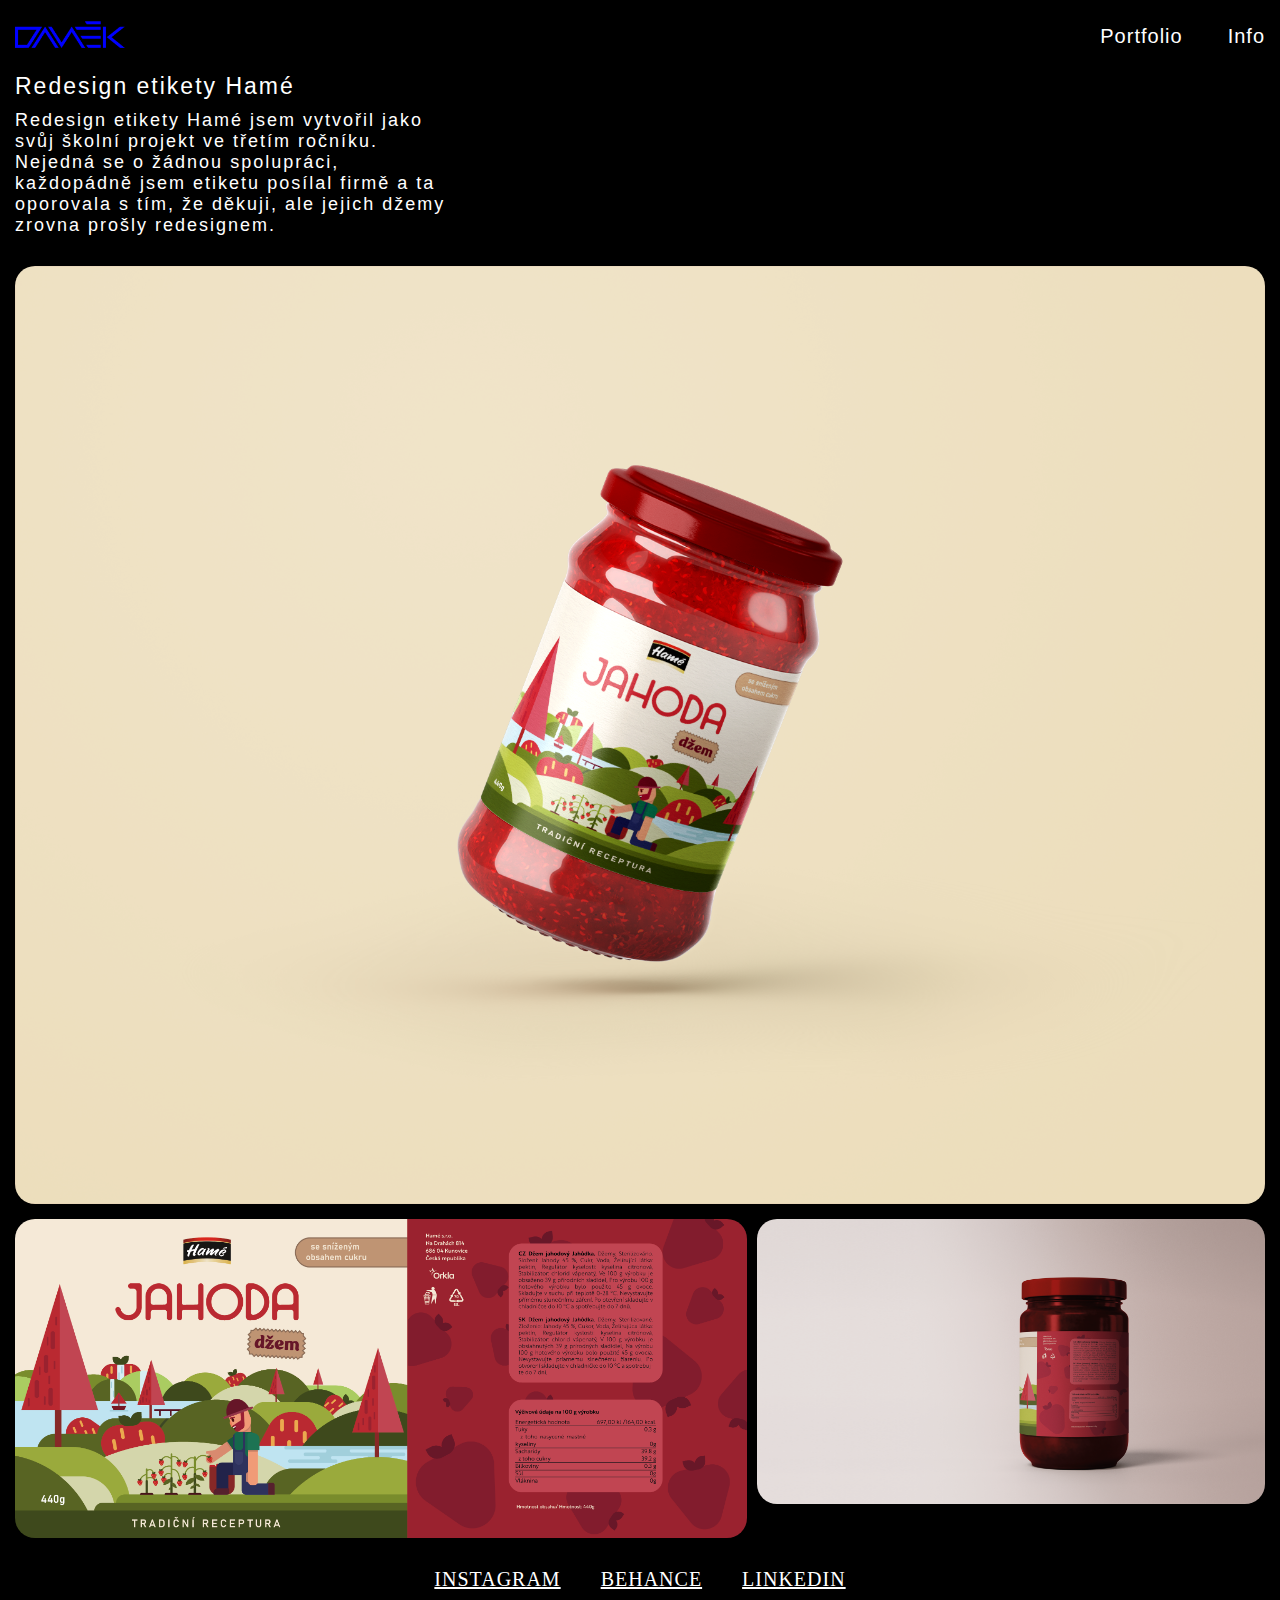
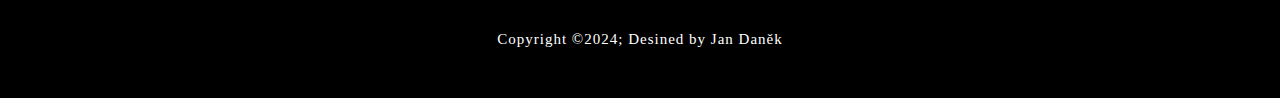
<file: hame.html>
<!DOCTYPE html>
<html lang="cs">
<head>
	<meta charset="utf-8">
	<meta name="viewport" content="width=device-width, initial-scale=1">
	<title>DANĚK</title>
	<link rel="stylesheet" type="text/css" href="pracestyly.css">
</head>
<body>

	<div id="header">
		<div class="container">
			<nav>
				<a href="index.html"><img src="images\logos.png" class="logo"></a> 
				<ul>
					<li class="ou"><a href="portfolio.html">Portfolio</a></li>
					<li class="ou"><a href="profil.html">Info</a></li>
				</ul>

			</nav>
		</div>	
	</div>

	<!-------------Hamé-------->
	<main>
		<div class="container">
			<div class="prace-text">
				<h2>Redesign etikety Hamé</h2>
				<p>Redesign etikety Hamé jsem vytvořil jako svůj školní projekt ve třetím ročníku. Nejedná se o žádnou spolupráci, každopádně jsem etiketu posílal firmě a ta oporovala s tím, že děkuji, ale jejich džemy zrovna prošly redesignem.</p>
			</div>
			<div class="obrazky">
				<img src="images/work 01.png">
			</div>
			<div class="grid-container">
				<div class="obrazky">
					<img src="images/hame01.png">	
				</div>	
				<div class="obrazky">
					<img class="item1" src="images/hame02.png">
				</div>		
			</div>
		</div>
	</main>

	<!-------------footer-------->
	<footer>
		<div class="footerContainer">
			<div class="socialmedia">
				<a target="blank" href="https://www.instagram.com/_danek.design/">INSTAGRAM</a>
				<a target="blank" href="https://www.behance.net/jandank">BEHANCE</a>
				<a target="blank" href="https://www.linkedin.com/in/jan-dan%C4%9Bk-a50831313/">LINKEDIN</a>
			</div>
			<div class="footerbottom">
				<p>Copyright &copy;2024; Desined by <span class="desiner-name">Jan Daněk</span></p>
			</div>
		</div>
	</footer>

</body>
</html>
</file>
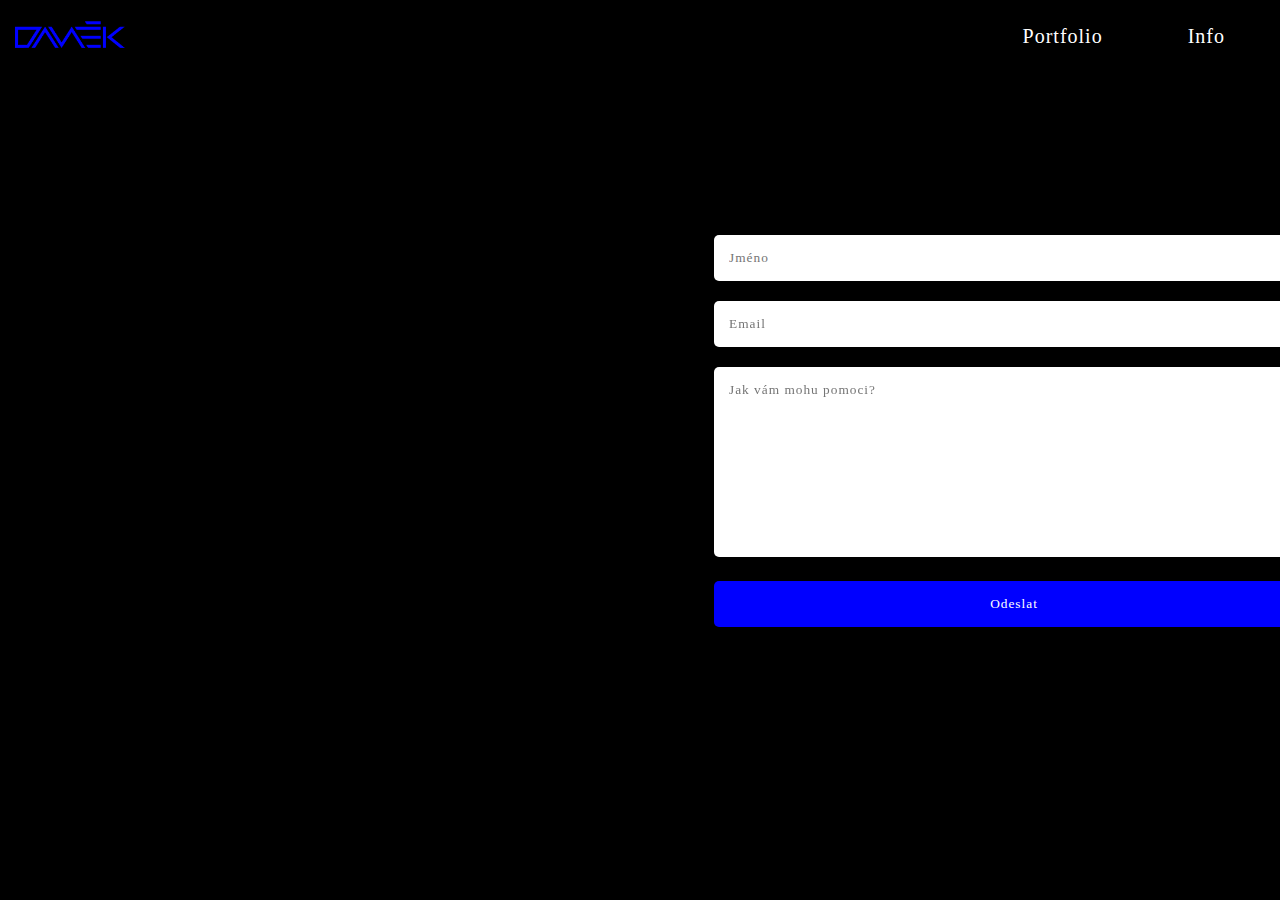
<file: tabulka.html>
<!DOCTYPE html>
<html lang="cs">
<head>
	<meta charset="utf-8">
	<meta name="viewport" content="width=device-width, initial-scale=1">
	<title>DANĚK</title>
	<link rel="stylesheet" type="text/css" href="styly2.css">
</head>
<body>

	<div id="header">
		<div class="container">
			<nav>
				<a href="index.html"><img src="images\logos.png" class="logo"></a>
				<ul>
					<li class="ou"><a href="portfolio.html">Portfolio</a></li>
					<li class="ou"><a href="profil.html">Info</a></li>
				</ul>
			</nav>
		</div>	
	</div>
	<!-------------profil-------->
	<main>
		<div class="container2">
			<form action="">
				<div class="top">
					<input type="text" name="" placeholder="Jméno">
				</div>
				<div class="stred">
					<input type="text" name="" placeholder="Email">
				</div>
				<div class="bottom">
					<textarea name="" cols="20" class="input" rows="10" placeholder="Jak vám mohu pomoci?"></textarea>
				</div>
				<button type="submit" class="button"> Odeslat</button>
			</form>
			
		</div>
	</main>

	<!-------------footer-------->
	
</body>
</html>
</file>
<file: pracestyly.css>
*{
	margin: 0;
	padding: 0;
	box-sizing: border-box;
	font-family: Coolvetica light;
	letter-spacing: 1px;
}

body{
	background:black;
	color:#fff;
}

.header{
	width: 100%;
	height: 100vh;
	background-size: cover;
	background-position: center;
	background-color: black;
}

.container{
	padding: 15px 15px 0px 15px;
}

nav{
	display: flex;
	align-items: center;
	justify-content: space-between;
	flex-wrap: wrap;
}

.logo{
	width: 110px;
	cursor: pointer;
}

nav ul li{
	display: inline-block;
	list-style: none;
	margin: 10px 0px;
	margin-left: 40px;
}

nav ul li a{
	color: #fff;
	text-decoration: none;
	position: relative;
	font-family: "coolvetica", sans-serif;
	font-weight: 300;
	font-style: normal;
	letter-spacing: 1px;
}

nav ul li a::after{
	content: ' ';
	width: 0%;
	height: 2px;
	background: #0000FF;
	position: absolute;
	left: 0;
	bottom: 10px;
	transition: 0.0s;

}

nav ul li a:hover::after{
	width: 100%;
}

.ou{
	font-size: 20px;
}


.header-text{
	padding: 15px 15px;
	font-size: 20px;
	font-family: Coolvetica;
}


}

/*-------------Hamé--------*/

.prace-text{
	padding-left: 40px;
}

.prace-text p{
	width: 35%;
	padding-top: 10px;
	text-align: left;
	font-size: 18px;
	font-family: "coolvetica", sans-serif;
	font-weight: 200;
	font-style: normal;
	letter-spacing: 2px;
}

.prace-text h2{
	width: 35%;
	padding-top: 0px;
	text-align: left;
	font-size: 23px;
	letter-spacing: 2px;
	font-family: "coolvetica", sans-serif;
	font-weight: 300;
	font-style: normal;
}

.obrazky img{
	display: flex;
	margin: 10px 0px 5px;
	border-radius: 20px;
	width: 100%;
	object-fit: cover;
}

.grid-container{
	display: flex;
	
	gap: 10px;
	flex-wrap: nowrap;

}

.item1{
	flex-grow: 2;
}

.colum{
	display: flex;
	align-items: stretch;
}

.colum2{
	display: flex;
	align-items: stretch;
	width: 50%;
}

.colum3{
	display: flex;
	position: relative;
	align-items: stretch;
	width: 40%;
}

.colum4{
	display: flex;
	width: 30%;
}

.colum5{
	display: flex;
	width: 30%;
}

.colum6{
	display: flex;
	position: relative;
	align-items: stretch;
	width: 60%;
}

.colum7{
	display: flex;
	width: 40%;
}

.colum8{
	display: flex;
	width: 47%;
}

.colum9{
	display: flex;
	width: 53%;
}

.colum10{
	display: flex;
	width: 43.8%;
}

.colum11{
	display: flex;
	width: 56.2%;
}

.colum12{
	display: flex;
	width: 40%;
}

.colum13{
	display: flex;
	width: 60%;
}





/*-------------Tutti--------*/



.prace-text{
	padding-bottom: 20px;
}

.jop2 img{
	display: block;
	width: 100%;
	margin: 10px 0px 5px;
	border-radius: 10px;
}

.jop3 img{
	display: block;
	width: 100%;
	margin: 10px 0px 5px;
	border-radius: 10px;
}

/*-------------plakaty--------*/

.po{
	width: 110%;
}

.obrazky{
	flex-grow: 10px;
}


/*-------------no signal--------*/
.jop5 img{
	display: block;
	width: 100%;
	margin: 10px 0px 5px;
	border-radius: 10px;
}

/*-------------no signal--------*/

.jop6 img{
	display: block;
	width: 100%;
	margin: 10px 0px 5px;
	border-radius: 10px;
}

/*-------------casopis--------*/
.jop7 img{
	width: 50%;
	
}

.jop8 img{
	display: block;
	width: 100%;
	margin: 10px 0px 5px;
	border-radius: 10px;
}

/*-------------byci--------*/

.jop9 video{
	width: 50%;
	margin: 30px 0px 5px;
	border-radius: 10px;
	display: block;
	margin-left: auto;
	margin-right: auto;
}

/*-------------footer--------*/

.footerContainer{
	width: 100%;
	padding: 5px 30px 30px;
	position: absolute;
}

.socialmedia{
	display: flex;
	justify-content: center;
}

.socialmedia a{
	padding: 10px;
	margin: 10px;
	color: white;
	font-size: 20px;
}

.footerbottom{
	padding: 20px;
	text-align: center;
	font-size: 15px;
}



/***************************************************************TELEFON*****************************************************************************************************/

@media (max-width: 375px){

	*{
		margin: 0;
		padding: 0;
		box-sizing: border-box;
		font-family: Coolvetica light;
		letter-spacing: 1px;
	}
	
	.ou{
		font-size: 12px;
		padding-bottom: 3px;
	}

	.container{
		padding: 15px 10px 0px 10px;
	}

	.logo{
		top: 5px;
		width: 70px;
	}
	
	nav ul li{
		display: inline-block;
		list-style: none;
		margin: 10px 0px;
		margin-left: 40px;
	}

	nav ul li a::after{
		content: ' ';
		width: 0%;
		height: 2px;
		background: #0000FF;
		position: absolute;
		left: 0;
		bottom: 5px;
		transition: 0.0s;

	}

	nav ul li a:hover::after{
		width: 100%;
	}

	.header-text{
		padding: 15px 10px;
		font-size: 13px;
		font-family: "coolvetica", sans-serif;
		font-weight: 100;
		font-style: normal;
	}

	.prace-text{
		padding-left: 0px;
	}

	.prace-text p{
		width: 100%;
		padding-top: 10px;
		text-align: left;
		font-size: 10px;
		font-family: "coolvetica", sans-serif;
		font-weight: 300;
		font-style: normal;
		letter-spacing: 1px;
	}

	.prace-text h2{
		width: 100%;
		padding-top: 0px;
		text-align: left;
		font-size: 15px;
		letter-spacing: 2px;
	}

	.obrazky img{
		display: block;
		margin: 0px 0px 10px;
		border-radius: 10px;
		width: 100%;
		object-fit: cover;
	}

	.grid-container{
		display: block;
		gap: 10px;
		flex-wrap: nowrap;

	}

	.colum{
		display: flex;
		align-items: stretch;
	}

	.colum2{
		display: flex;
		align-items: stretch;
		width: 100%;
	}

	.colum3{
		display: flex;
		position: relative;
		align-items: stretch;
		width: 100%;
	}

	.colum4{
		display: flex;
		width: 100%;
	}

	.colum5{
		display: flex;
		width: 100%;
	}

	.colum6{
		display: flex;
		position: relative;
		align-items: stretch;
		width: 100%;
	}

	.colum7{
		display: flex;
		width: 100%;
	}


	.colum8{
		display: flex;
		width: 100%;
	}

	.colum9{
		display: flex;
		width: 100%;
	}

	.colum10{
		display: flex;
		width: 100%;
	}

	.colum11{
		display: flex;
		width: 100%;
	}

	.colum12{
		display: flex;
		width: 100%;
	}

	.colum13{
		display: flex;
		width: 100%;
	}

	


	/*-------------Tutti--------*/



	.prace-text{
		padding-bottom: 20px;
	}


	/*-------------byci--------*/

	.jop9 video{
		width: 100%;
		margin: 0px 0px 5px;
		border-radius: 10px;
		display: block;
		margin-left: auto;
		margin-right: auto;
	}

	/*-------------footer--------*/

	.footerContainer{
		width: 100%;
		padding: 5px 10px 20px;
		position: absolute;
	}

	.socialmedia{
		display: flex;
		justify-content: center;
	}

	.socialmedia a{
		padding: 10px;
		margin: 10px;
		color: white;
		font-size: 10px;
	}

	.footerbottom{
		padding: 10px 20px 20px 20px;
		text-align: center;
		font-size: 12px;
	}
}

/***************************************************************TELEFON*****************************************************************************************************/
</file>
<file: styly2.css>
*{
	margin: 0;
	padding: 0;
	box-sizing: border-box;
	font-family: Coolvetica light;
	letter-spacing: 1px;
}

body{
	background:black;
	color:#fff;
}

.header{
	width: 100%;
	height: 100vh;
	background-size: cover;
	background-position: center;
	background-color: black;
}

.container{
	padding: 15px 15px 0px 15px;
}

nav{
	display: flex;
	align-items: center;
	justify-content: space-between;
	flex-wrap: wrap;
}

.logo{
	width: 110px;
	cursor: pointer;
}

nav ul li{
	display: inline-block;
	list-style: none;
	margin: 10px 40px;
}

nav ul li a{
	color: #fff;
	text-decoration: none;
	position: relative;
	font-size: ;
}

nav ul li a::after{
	content: ' ';
	width: 0%;
	height: 2px;
	background: #0000FF;
	position: absolute;
	left: 0;
	bottom: 10px;
	transition: 0.0s;

}

nav ul li a:hover::after{
	width: 100%;
}

.ou{
	font-size: 20px;
}


.header-text{
	padding: 15px 15px;
	font-size: 20px;
	font-family: Coolvetica;
}

#portfolio{
	padding: 10px 15px 20px;
	max-width: 1920px;
	width: 100%;
}

.work-container{
	display: flex;
	gap: 10px;
}

.colum{
	display: flex;
	flex-direction: column;
	gap: 10px;
}

.work-card img{
	width: 100%;
	border-radius: 5px;
}

.work-card video{
	width: 100%;
	border-radius: 5px;
}

.sopranos{
	width: 600px;
}

.work-card{
	position: relative;
}

.work-detaily{
	width: 100%;
	height: 100%;
	top: 0;
	left: 0;
	position: absolute;
	background: rgba(0, 0, 0, 0.0);
	display: flex;
	justify-content: left;
	align-items: ;
	flex-direction: column;
	opacity: 0;
	transition: 0.0s;
	text-align: left;
}


.work-detaily:hover{
	opacity: 1;
}

.work-detaily h3{
	font-size: 30px;
	color: white;
	margin: 15px;
	text-align: left;
	font-family: "coolvetica", sans-serif;
	font-weight: 300;
	font-style: normal;
}


.odkazy{
	text-decoration: none;
}

/*-------------footer--------*/

.footerContainer{
	width: 100%;
	padding: 5px 30px 30px;
	position: absolute;
}

.socialmedia{
	display: flex;
	justify-content: center;
}

.socialmedia a{
	padding: 10px;
	margin: 10px;
	color: white;
	font-size: 20px;
}

.footerbottom{
	padding: 20px;
	text-align: center;
	font-size: 15px;
}

/*-------------tabulka--------*/

.container2{
	text-align: left;
	padding: 15px 15px 0px 15px;
}

.container2 form{
	display: block;
	position: fixed;
	left: 55%;
	top: 25%;

}

.container2 form.top, .container2 form.stred, .container2 form.bottom{
	display: flex;
	justify-content: center;
}

.container2 form .top input, .container2 form .stred input, .container2 form .bottom textarea{
	margin: 10px;
	padding: 15px;
	box-sizing: border-box;
	width: 600px;
	border: none;
	resize: none;
	border-radius: 5px;
	outline: none;
}

.container2 form > button{
	color: white;
	border: none;
	background: #0000FF;
	padding: 15px;
	box-sizing: border-box;
	width: 600px;
	margin-top: 10px;
	margin-left: 10px ;
	margin-right: 10px;
	border-radius: 5px;
	outline: none;

}
</file>
